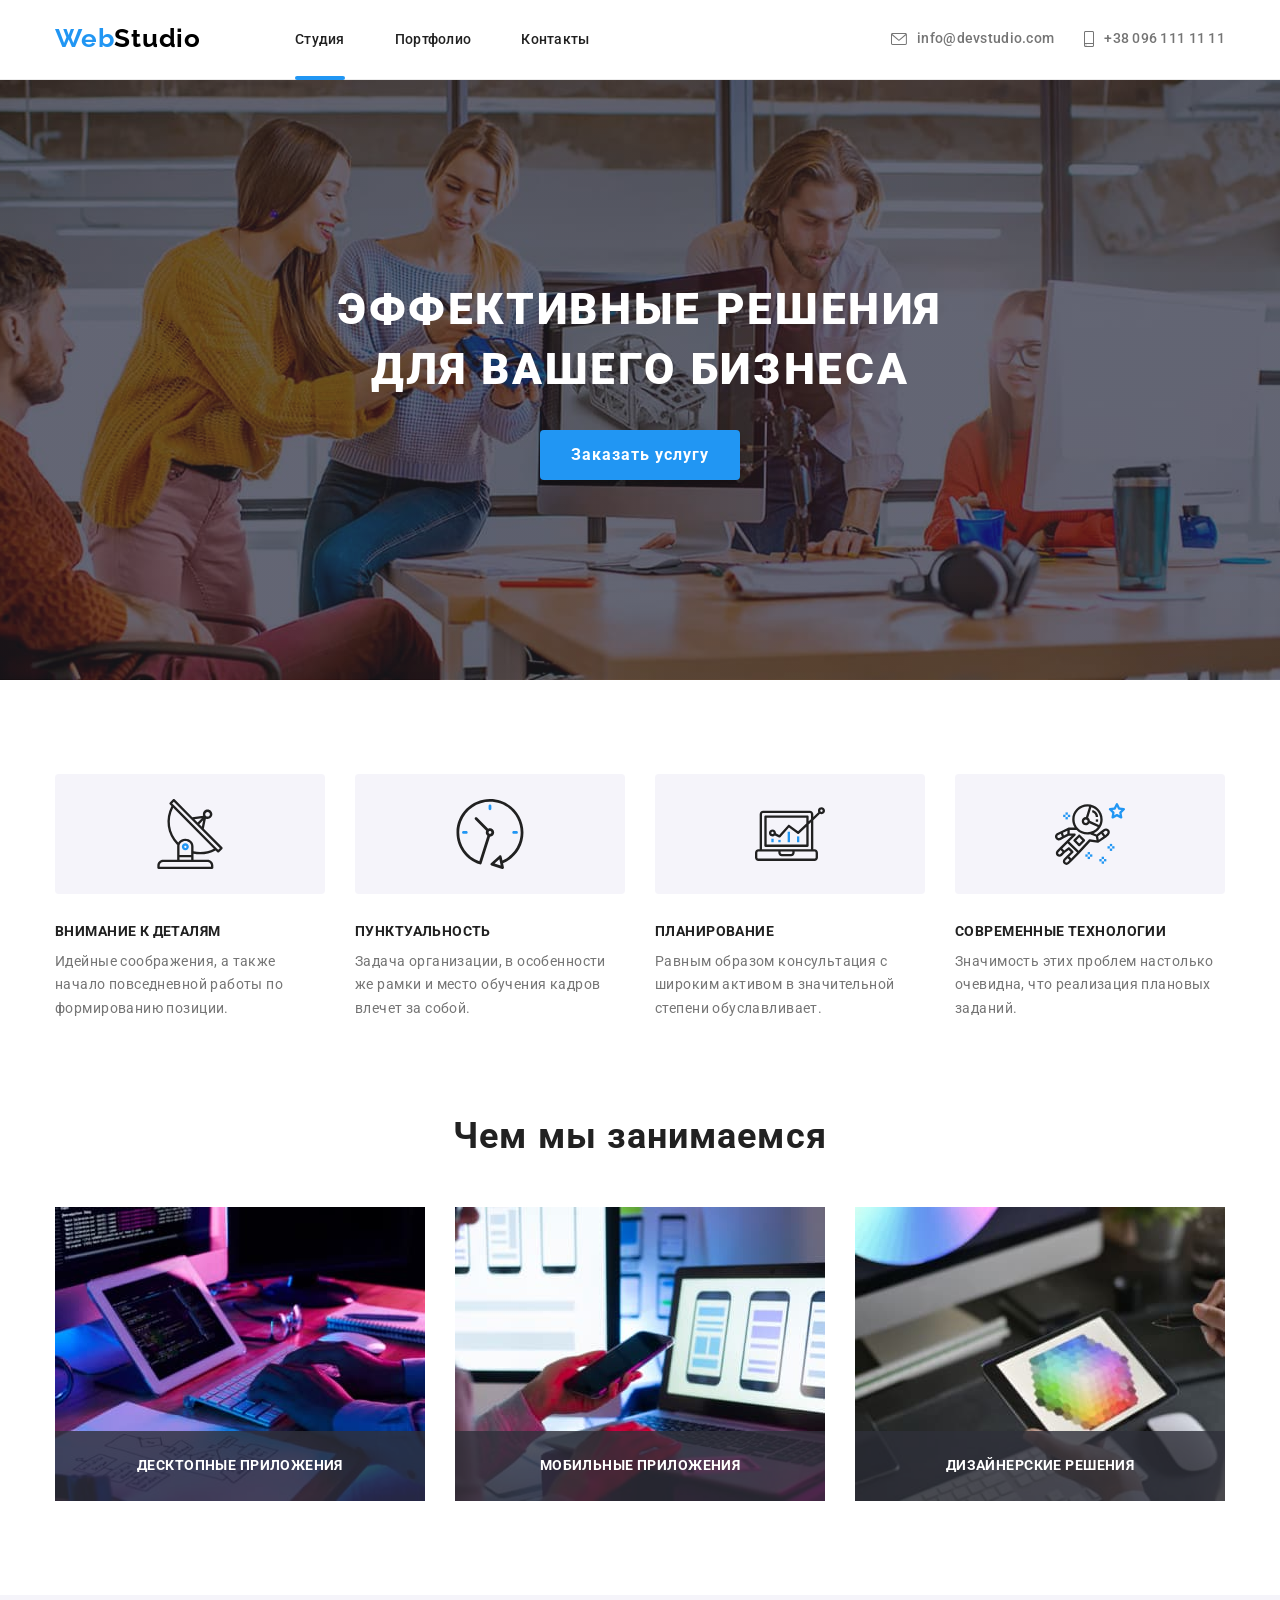
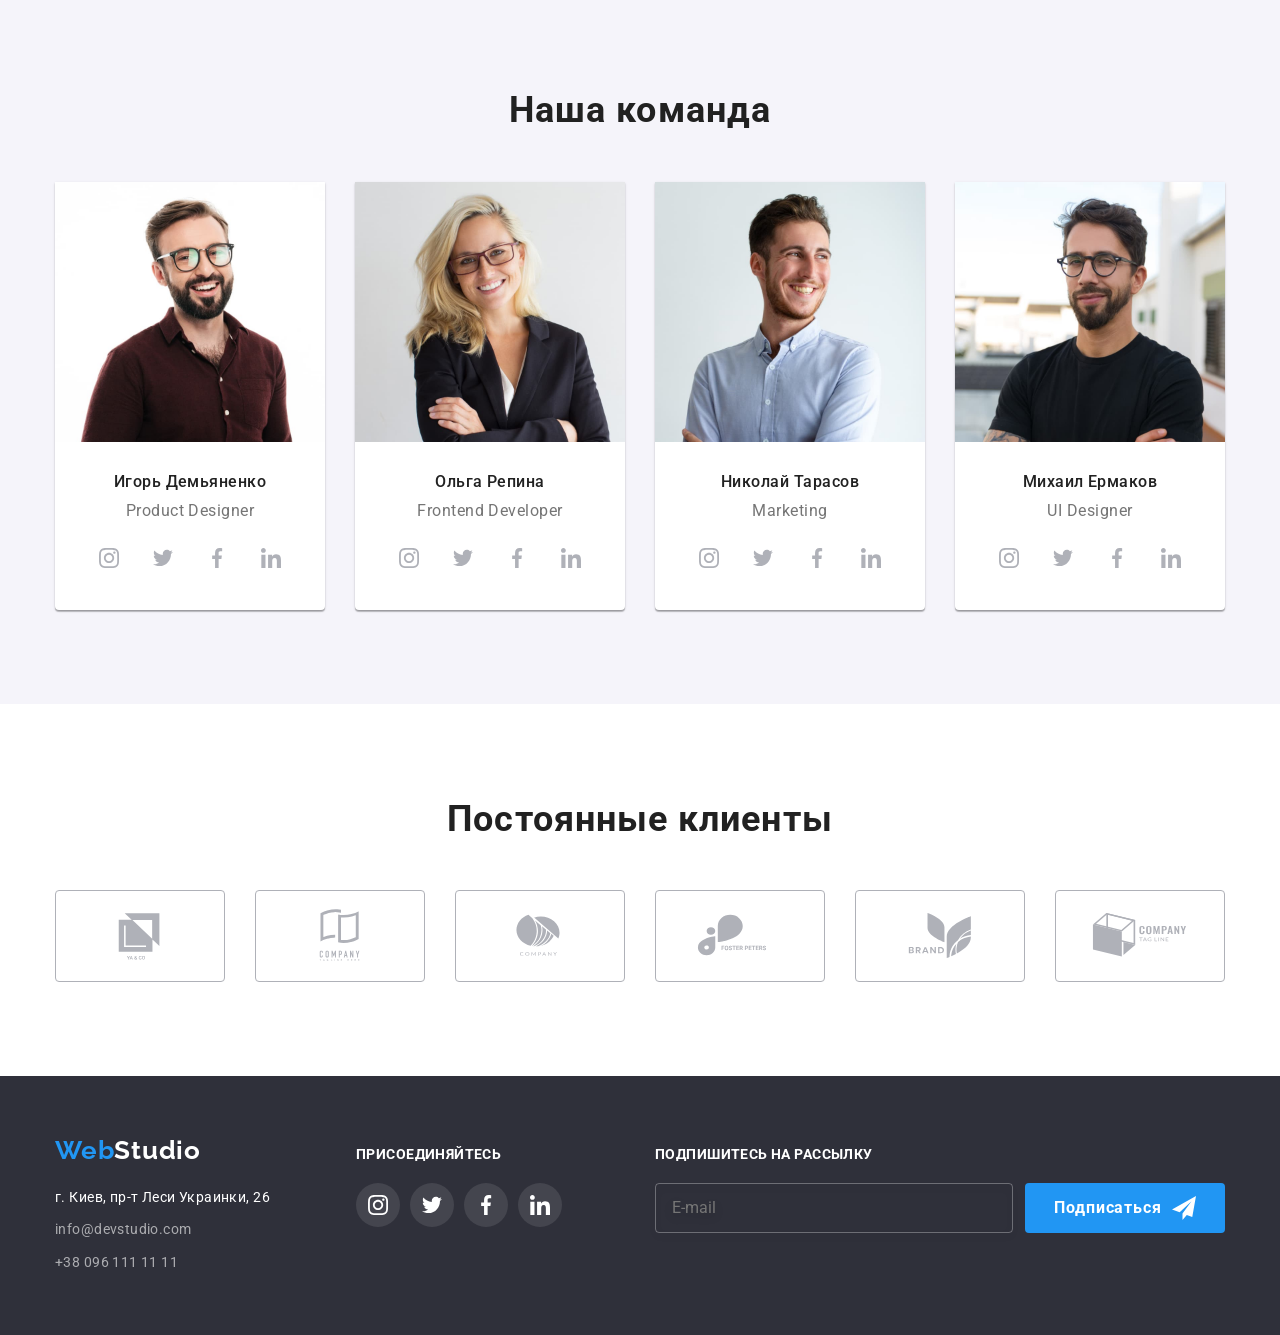
<file: index.html>
<!DOCTYPE html>
<html lang="ru">
<head>
    <meta charset="UTF-8">
    <meta http-equiv="X-UA-Compatible" content="IE=edge">
    <meta name="viewport" content="width=device-width, initial-scale=1.0">
    <link rel="preconnect" href="https://fonts.googleapis.com">
    <link rel="preconnect" href="https://fonts.gstatic.com" crossorigin>
    <link href="https://fonts.googleapis.com/css2?family=Raleway:wght@700&family=Roboto:wght@400;500;700;900&display=swap" rel="stylesheet">
    <link rel="stylesheet" href="https://cdnjs.cloudflare.com/ajax/libs/modern-normalize/1.1.0/modern-normalize.min.css" integrity="sha512-wpPYUAdjBVSE4KJnH1VR1HeZfpl1ub8YT/NKx4PuQ5NmX2tKuGu6U/JRp5y+Y8XG2tV+wKQpNHVUX03MfMFn9Q==" crossorigin="anonymous" referrerpolicy="no-referrer" />
    <link rel="stylesheet" href="./css/main.css">
    <title>WebStudio</title>
</head>
<body>
    <header class="header">
        <div class="container">
            <a href="./index.html" class="logo"> <span class="accent">Web</span>Studio</a>
            <!-- Навигация -->
            <nav class="nav">
                <ul class="nav-list list">
                    <li class="nav-item current"><a class="nav-link" href="./index.html">Студия</a></li>
                    <li class="nav-item"><a class="nav-link" href="./portfolio.html">Портфолио</a></li>
                    <li class="nav-item"><a class="nav-link" href="">Контакты</a></li>
                </ul>
            </nav>
            <!-- Контакты -->
            <ul class="contacts list">
                <li class="contacts-item link"><a class="contacts-email" href="mailto:info@devstudio.com">
                    <svg class="contacts-icon-email" widht="16" height="12">
                        <use href="./images/symbol-defs.svg#icon-email"></use>
                    </svg>
                    info@devstudio.com</a></li>
                <li class="contacts-item link"><a class="contacts-tel" href="tel:+380961111111">
                    <svg class="contacts-icon-tel" widht="10" height="16">
                        <use href="./images/symbol-defs.svg#icon-smartphone"></use>
                    </svg>
                    +38 096 111 11 11</a></li>
            </ul>
        </div>
    </header>

    <main class="main">
        <section class="hero">
            <div class="container">
                <h1 class="hero__title">Эффективные решения для вашего бизнеса</h1>
                <button class="hero__button" type="button" data-modal-open>Заказать услугу</button>
            </div>
        </section>

        <section class="advantage">
            <div class="container ">            
                <!-- скрытый заголовок -->
                <h2 class="visually-hidden">Наши преимущества</h2>
                <ul class="advantage__list list">
                    <li class="advantage__item icon-antenna">
                        <h3 class="advantage__heading">Внимание к деталям</h3>
                        <p class="advantage__text">Идейные соображения, а также начало повседневной работы по формированию позиции.</p>
                    </li>
                    <li class="advantage__item icon-clock">
                        <h3 class="advantage__heading">Пунктуальность</h3>
                        <p class="advantage__text">Задача организации, в особенности же рамки и место обучения кадров влечет за собой.</p>
                    </li>
                    <li class="advantage__item icon-diagram">
                        <h3 class="advantage__heading">Планирование</h3>
                        <p class="advantage__text">Равным образом консультация с широким активом в значительной степени обуславливает.</p>
                    </li>
                    <li class="advantage__item icon-astronaut">
                        <h3 class="advantage__heading">Современные технологии</h3>
                        <p class="advantage__text">Значимость этих проблем настолько очевидна, что реализация плановых заданий.</p>
                    </li>
                </ul>
            </div>
        </section>
        
        <section class="foto">
            <div class="container">
                <h2 class="foto__title">Чем мы занимаемся</h2>
                <ul class="foto__list list">
                    <li class="foto__item">
                        <img class="foto-image" 
                        src="./images/image1.jpg" 
                        alt="Работа за макбуком" 
                        width="370" height="294">
                        <div class="foto__box"> <p class="foto__text">Десктопные приложения</p></div>
                    </li>
                    <li class="foto__item">
                        <img class="foto-image" 
                        src="./images/image2.jpg" 
                        alt="Работа за ноутом и смартфоном" 
                        width="370" height="294">
                        <div class="foto__box"> <p class="foto__text">Мобильные приложения</p></div>
                    </li>
                    <li class="foto__item">
                        <img class="foto-image" 
                        src="./images/image3.jpg" 
                        alt="Планшет с палитрой цветов" 
                        width="370" height="294">
                        <div class="foto__box"> <p class="foto__text">Дизайнерские решения</p></div>
                    </li>
                </ul>
            </div>
        </section>

        <section class="team">
            <div class="container">
                <h2 class="team__title">Наша команда</h2>
                <ul class="members list">
                    <li class="members__card">
                        <img src="./images/photo1.jpg" alt="Игорь Демьяненко" width="270">
                        <div class="members__info">
                            <p class="members__name">Игорь Демьяненко</p>
                            <p class="members__position" lang="en">Product Designer</p>
                            <ul class="member-soc-list list">
                                <li class="member-soc-list__item">
                                    <a class="member-soc-list__link" href="">
                                    <svg widht="20" height="20">
                                        <use href="./images/symbol-defs.svg#icon-instagram"></use>
                                    </svg>
                                </a></li>
                                <li class="member-soc-list__item">
                                    <a class="member-soc-list__link" href="">
                                    <svg widht="20" height="20">
                                        <use href="./images/symbol-defs.svg#icon-twitter"></use>
                                    </svg>
                                </a></li>
                                <li class="member-soc-list__item">
                                    <a class="member-soc-list__link" href="">
                                    <svg widht="20" height="20">
                                        <use href="./images/symbol-defs.svg#icon-facebook"></use>
                                    </svg>
                                </a></li>
                                <li class="member-soc-list__item">
                                    <a class="member-soc-list__link" href="">
                                    <svg widht="20" height="20">
                                        <use href="./images/symbol-defs.svg#icon-linkedin"></use>
                                    </svg>
                                </a></li>
                            </ul>
                        </div>

                    </li>
                    <li class="members__card">
                        <img src="./images/photo2.jpg" alt="Ольга Репина" width="270">
                        <div class="members__info">
                            <p class="members__name">Ольга Репина</p>
                            <p class="members__position" lang="en">Frontend Developer</p>
                            <ul class="member-soc-list list">
                                <li class="member-soc-list__item">
                                    <a class="member-soc-list__link" href="">
                                    <svg widht="20" height="20">
                                        <use href="./images/symbol-defs.svg#icon-instagram"></use>
                                    </svg>
                                </a></li>
                                <li class="member-soc-list__item">
                                    <a class="member-soc-list__link" href="">
                                    <svg widht="20" height="20">
                                        <use href="./images/symbol-defs.svg#icon-twitter"></use>
                                    </svg>
                                </a></li>
                                <li class="member-soc-list__item">
                                    <a class="member-soc-list__link" href="">
                                    <svg widht="20" height="20">
                                        <use href="./images/symbol-defs.svg#icon-facebook"></use>
                                    </svg>
                                </a></li>
                                <li class="member-soc-list__item">
                                    <a class="member-soc-list__link" href="">
                                    <svg widht="20" height="20">
                                        <use href="./images/symbol-defs.svg#icon-linkedin"></use>
                                    </svg>
                                </a></li>
                            </ul>
                        </div>
                    </li>
                    <li class="members__card">
                        <img src="./images/photo3.jpg" alt="Николай Тарасов" width="270">
                        <div class="members__info">
                            <p class="members__name">Николай Тарасов</p>
                            <p class="members__position" lang="en">Marketing</p>
                            <ul class="member-soc-list list">
                                <li class="member-soc-list__item">
                                    <a class="member-soc-list__link" href="">
                                    <svg widht="20" height="20">
                                        <use href="./images/symbol-defs.svg#icon-instagram"></use>
                                    </svg>
                                </a></li>
                                <li class="member-soc-list__item">
                                    <a class="member-soc-list__link" href="">
                                    <svg widht="20" height="20">
                                        <use href="./images/symbol-defs.svg#icon-twitter"></use>
                                    </svg>
                                </a></li>
                                <li class="member-soc-list__item">
                                    <a class="member-soc-list__link" href="">
                                    <svg widht="20" height="20">
                                        <use href="./images/symbol-defs.svg#icon-facebook"></use>
                                    </svg>
                                </a></li>
                                <li class="member-soc-list__item">
                                    <a class="member-soc-list__link" href="">
                                    <svg widht="20" height="20">
                                        <use href="./images/symbol-defs.svg#icon-linkedin"></use>
                                    </svg>
                                </a></li>
                            </ul>
                        </div>
                    </li>
                    <li class="members__card">
                        <img src="./images/photo4.jpg" alt="Михаил Ермаков" width="270">
                        <div class="members__info">
                            <p class="members__name">Михаил Ермаков</p>
                            <p class="members__position" lang="en">UI Designer</p>
                            <ul class="member-soc-list list">
                                <li class="member-soc-list__item">
                                    <a class="member-soc-list__link" href="">
                                    <svg widht="20" height="20">
                                        <use href="./images/symbol-defs.svg#icon-instagram"></use>
                                    </svg>
                                </a></li>
                                <li class="member-soc-list__item">
                                    <a class="member-soc-list__link" href="">
                                    <svg widht="20" height="20">
                                        <use href="./images/symbol-defs.svg#icon-twitter"></use>
                                    </svg>
                                </a></li>
                                <li class="member-soc-list__item">
                                    <a class="member-soc-list__link" href="">
                                    <svg widht="20" height="20">
                                        <use href="./images/symbol-defs.svg#icon-facebook"></use>
                                    </svg>
                                </a></li>
                                <li class="member-soc-list__item">
                                    <a class="member-soc-list__link" href="">
                                    <svg widht="20" height="20">
                                        <use href="./images/symbol-defs.svg#icon-linkedin"></use>
                                    </svg>
                                </a></li>
                            </ul>
                        </div>
                    </li>
                </ul>
            </div>
        </section>

        <section class="clients">
            <div class="container">
                <h2 class="clients__title">Постоянные клиенты</h2>
                <ul class="clients-list list">
                    <li class="clients-list__item">
                        <a class="clients-list__link" href=""> 
                        <svg class="clients-list__logo" width="106" height="60"> 
                            <use href="./images/symbol-defs.svg#icon-client1_logo">
                            </use>
                        </svg>
                    </a></li>
                    <li class="clients-list__item">
                        <a class="clients-list__link" href=""> 
                        <svg class="clients-list__logo" width="106" height="60"> 
                            <use href="./images/symbol-defs.svg#icon-client2_logo">
                            </use>
                        </svg>
                    </a></li>
                    <li class="clients-list__item">
                        <a class="clients-list__link" href=""> 
                        <svg class="clients-list__logo" width="106" height="60"> 
                            <use href="./images/symbol-defs.svg#icon-client3_logo">
                            </use>
                        </svg>
                    </a></li>
                    <li class="clients-list__item">
                        <a class="clients-list__link" href=""> 
                        <svg class="clients-list__logo" width="106" height="60"> 
                            <use href="./images/symbol-defs.svg#icon-client4_logo">
                            </use>
                        </svg>
                    </a></li>
                    <li class="clients-list__item">
                        <a class="clients-list__link" href=""> 
                        <svg class="clients-list__logo" width="106" height="60"> 
                            <use href="./images/symbol-defs.svg#icon-client5_logo">
                            </use>
                        </svg>
                    </a></li>
                    <li class="clients-list__item">
                        <a class="clients-list__link" href=""> 
                        <svg class="clients-list__logo" width="106" height="60"> 
                            <use href="./images/symbol-defs.svg#icon-client6_logo">
                            </use>
                        </svg>
                    </a></li>
                </ul>
            </div>
        </section>
    </main>

    <footer class="footer">
        <div class="container ">
            <div class="footer-info">
                <a class="footer-logo" href="./index.html" ><span class="accent">Web</span>Studio</a>
                <address class="address">г. Киев, пр-т Леси Украинки, 26</address>
                <ul class="footer-contacts list">
                    <li class="footer-contacts-item"><a class="footer-contacts-link" href="mailto:info@devstudio.com">info@devstudio.com</a></li>
                    <li class="footer-contacts-item"><a class="footer-contacts-link" href="tel:+380961111111">+38 096 111 11 11</a></li>
                </ul>
            </div>
            <div class="footer-soc">        
                <p class="footer-text">присоединяйтесь</p>
                <ul class="footer-soc-list list">
                    <li class="footer-soc-item"><a class="footer-soc-link" href="">
                        <svg class="footer-soc-logo" width="20" height="20">
                            <use href="./images/symbol-defs.svg#icon-instagram"></use>
                        </svg>
                    </a></li>
                    <li class="footer-soc-item"><a class="footer-soc-link" href="">
                        <svg class="footer-soc-logo" width="20" height="20">
                            <use href="./images/symbol-defs.svg#icon-twitter"></use>
                        </svg>
                    </a></li>
                    <li class="footer-soc-item"><a class="footer-soc-link" href="">
                        <svg class="footer-soc-logo" width="20" height="20">
                            <use href="./images/symbol-defs.svg#icon-facebook"></use>
                        </svg>
                    </a></li>
                    <li class="footer-soc-item"><a class="footer-soc-link" href="">
                        <svg class="footer-soc-logo" width="20" height="20">
                            <use href="./images/symbol-defs.svg#icon-linkedin"></use>
                        </svg>
                    </a></li>
                </ul>
            </div>
            <div class="subscribe">
                <form>
                    <p class="footer-text">Подпишитесь на рассылку</p>
                    <div class="subscribe-box">
                        <label class="subscribe-label" for="subscribe-email"></label>
                        <input class="subscribe-input" type="email" id="subscribe-email" placeholder="E-mail">
                        <button class="subscribe-btn" type="submit">Подписаться </button>
                    </div>
                </form>
            </div>
        </div>
    </footer>

    <div class="backdrop is-hidden" data-modal>
        <div class="modal">
            <button type="button" class="modal-close-btn" data-modal-close>
                <svg class="close-btm-icon" width="18" height="18">
                    <use href="./images/symbol-defs.svg#icon-close-btn"></use>
                </svg>              
            </button>
            <p class="modal-title">Оставьте свои данные, мы вам перезвоним</p>
            <div class="modal-field">
                <label class="modal-label" for="user-name">Имя</label>
                <div class="modal-input-wrap">
                    <input class="modal-input" type="text" id="user-name">
                    <svg class="input-icon" width="18" height="18">
                        <use href="./images/symbol-defs.svg#icon-person"></use>
                    </svg>
                </div>
            </div>
            <div class="modal-field">
                <label class="modal-label" for="user-tel">Телефон</label>
                <div class="modal-input-wrap">
                    <input class="modal-input" type="tel" id="user-tel">
                    <svg class="input-icon" width="18" height="18">
                        <use href="./images/symbol-defs.svg#icon-phone"></use>
                    </svg>
                </div>
            </div>
            <div class="modal-field">
                <label class="modal-label" for="user-email">Почта</label>
                <div class="modal-input-wrap">
                    <input class="modal-input" type="email" id="user-email">
                    <svg class="input-icon" width="18" height="18">
                        <use href="./images/symbol-defs.svg#icon-email-1"></use>
                    </svg>
                </div>
            </div>
            <div class="modal-field">
                <label class="modal-label" for="user-comment">Комментарий</label>
                <textarea class="user-comment" name="user-comment" id="user-comment" placeholder="Введите текст"></textarea>
            </div>
            <div class="accept-box">
                <input class="input-accept visually-hidden" type="checkbox" id="accept" name="accept" value="accept">
                <label class="label-accept" for="accept">Соглашаюсь с рассылкой и принимаю&#xa0;<a href="" class="accept-link"> Условия договора</a></label>
            </div>
            <button class="btn-submit" type="submit">Отправить</button>
        </div>
    </div>
    <script src="./js/modal.js"></script>
</body>
</html>
</file>
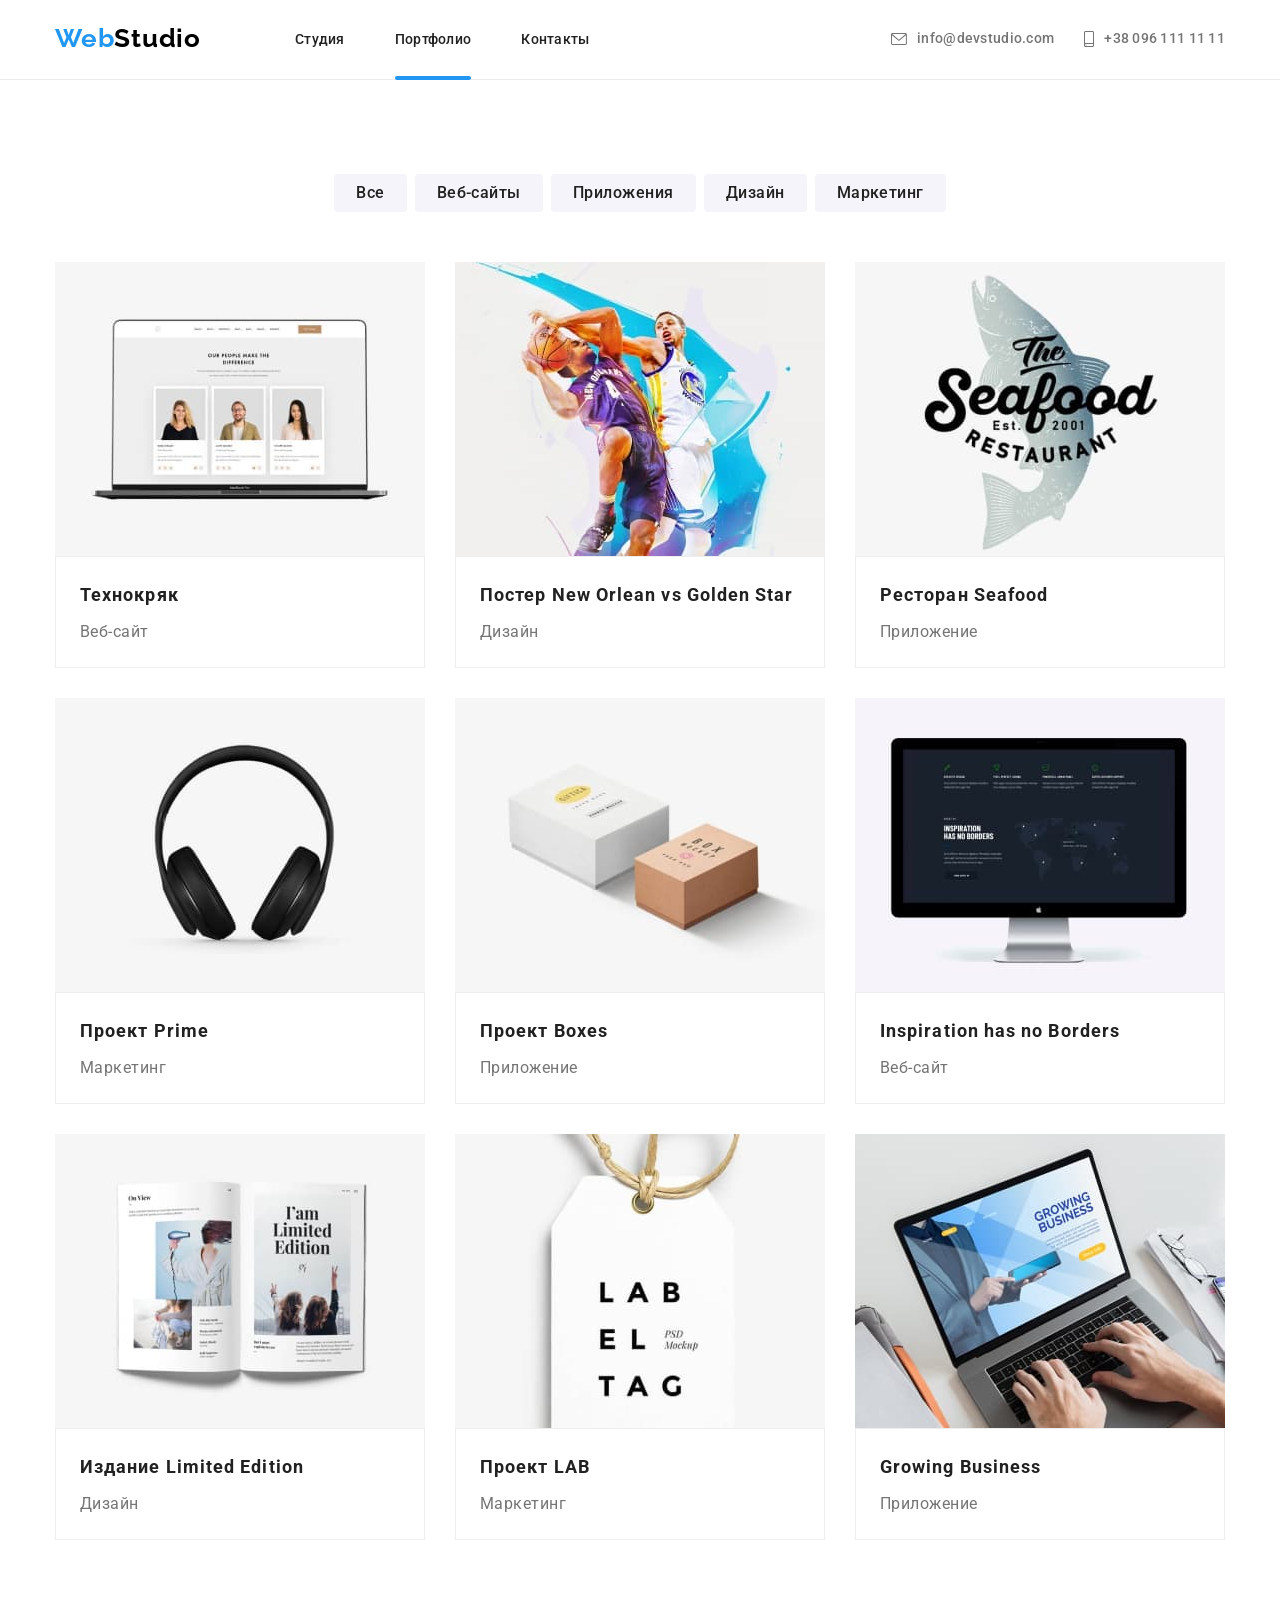
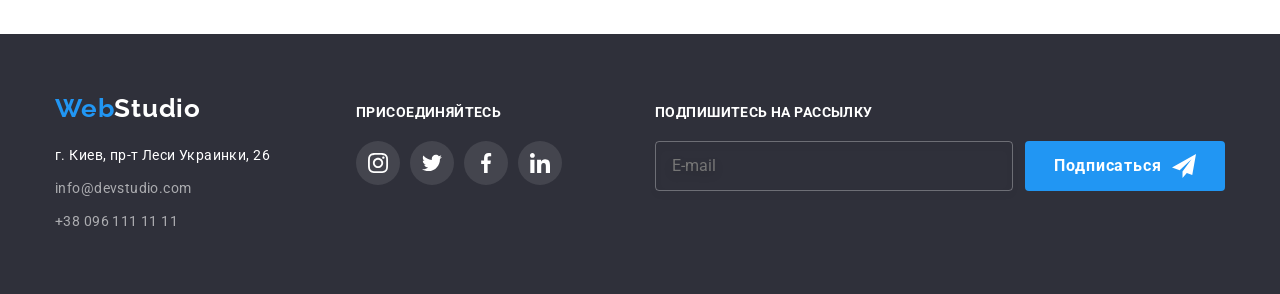
<file: portfolio.html>
<!DOCTYPE html>
<html lang="ru">
<head>
    <meta charset="UTF-8">
    <meta http-equiv="X-UA-Compatible" content="IE=edge">
    <meta name="viewport" content="width=device-width, initial-scale=1.0">
    <link rel="preconnect" href="https://fonts.googleapis.com">
    <link rel="preconnect" href="https://fonts.gstatic.com" crossorigin>
    <link href="https://fonts.googleapis.com/css2?family=Raleway:wght@700&family=Roboto:wght@400;500;700;900&display=swap" rel="stylesheet">
    <link rel="stylesheet" href="https://cdnjs.cloudflare.com/ajax/libs/modern-normalize/1.1.0/modern-normalize.min.css" integrity="sha512-wpPYUAdjBVSE4KJnH1VR1HeZfpl1ub8YT/NKx4PuQ5NmX2tKuGu6U/JRp5y+Y8XG2tV+wKQpNHVUX03MfMFn9Q==" crossorigin="anonymous" referrerpolicy="no-referrer" />
    <link rel="stylesheet" href="./css/main.css">
    <title>Portfolio</title>
</head>
<body>
    <header class="header">
        <div class="container">
            <a href="./index.html" class="logo"> <span class="accent">Web</span>Studio</a>
            <!-- Навигация -->
            <nav class="nav">
                <ul class="nav-list list">
                    <li class="nav-item"><a class="nav-link" href="./index.html">Студия</a></li>
                    <li class="nav-item "><a class="nav-link current" href="./portfolio.html">Портфолио</a></li>
                    <li class="nav-item"><a class="nav-link" href="">Контакты</a></li>
                </ul>
            </nav>
            <!-- Контакты -->
            <ul class="contacts list">
                <li class="contacts-item link"><a class="contacts-email" href="mailto:info@devstudio.com">
                    <svg class="contacts-icon-email" widht="16" height="12">
                        <use href="./images/symbol-defs.svg#icon-email"></use>
                    </svg>
                    info@devstudio.com</a></li>
                <li class="contacts-item link"><a class="contacts-tel" href="tel:+380961111111">
                    <svg class="contacts-icon-tel" widht="10" height="16">
                        <use href="./images/symbol-defs.svg#icon-smartphone"></use>
                    </svg>
                    +38 096 111 11 11</a></li>
            </ul>
        </div>
    </header>


    <main>
        <section class="portfolio">
            <div class="container">
                            <!-- Скрытый заголовок -->
            <h1 class="visually-hidden">Наше портфолио</h1>
            <ul class="button list">
                <li class="button-item"><button class="btn" type="button">Все</button></li>
                <li class="button-item"><button class="btn" type="button">Веб-сайты</button></li>
                <li class="button-item"><button class="btn" type="button">Приложения</button></li>
                <li class="button-item"><button class="btn" type="button">Дизайн</button></li>
                <li class="button-item"><button class="btn" type="button">Маркетинг</button></li>
            </ul>
            <ul class="portfolio-list list">
                <li class="portfolio-item">
                    <div class="portfolio-wrap">
                        <img class="portfolio-image" src="./images/portfolio1.jpg" alt="Веб-сайт" width="370">
                        <p class="portfolio-text-cover">Ресурс предлагает комплексные предложения с разным уровнем функционала и сервисов. Все это позволит посетителю получить исчерпывающие сведения о компании или частном лице.</p>
                    </div>
                    <div class="portfolio-text">                    
                        <p class="portfolio-top-text">Технокряк</p>
                        <p class="portfolio-bottom-text">Веб-сайт</p>
                    </div>
                </li>
                <li class="portfolio-item">
                    <div class="portfolio-wrap">
                        <img class="portfolio-image" src="./images/portfolio2.jpg" alt="Постер" width="370">
                        <p class="portfolio-text-cover">Ресурс предлагает комплексные предложения с разным уровнем функционала и сервисов. Все это позволит посетителю получить исчерпывающие сведения о компании или частном лице.</p>
                    </div>
                    <div class="portfolio-text">
                        <p class="portfolio-top-text">Постер <span lang="en">New Orlean vs Golden Sta</span>r</p>
                        <p class="portfolio-bottom-text">Дизайн</p>
                    </div>
                </li>
                <li class="portfolio-item">
                    <div class="portfolio-wrap">
                        <img class="portfolio-image" src="./images/portfolio3.jpg" alt="Лого ресторана" width="370">
                        <p class="portfolio-text-cover">Ресурс предлагает комплексные предложения с разным уровнем функционала и сервисов. Все это позволит посетителю получить исчерпывающие сведения о компании или частном лице.</p>
                    </div>
                    <div class="portfolio-text">
                        <p class="portfolio-top-text">Ресторан <span lang="en">Seafood</span></p>
                        <p class="portfolio-bottom-text">Приложение</p>
                    </div>
                </li>
                <li class="portfolio-item">
                    <div class="portfolio-wrap">
                        <img class="portfolio-image" src="./images/portfolio4.jpg" alt="Наушники" width="370">
                        <p class="portfolio-text-cover">Ресурс предлагает комплексные предложения с разным уровнем функционала и сервисов. Все это позволит посетителю получить исчерпывающие сведения о компании или частном лице.</p>
                    </div>
                    <div class="portfolio-text">
                        <p class="portfolio-top-text">Проект <span lang="en">Prime</span></p>
                        <p class="portfolio-bottom-text">Маркетинг</p>
                    </div>
                </li>
                <li class="portfolio-item">
                    <div class="portfolio-wrap">
                        <img class="portfolio-image" src="./images/portfolio5.jpg" alt="Коробки" width="370">
                        <p class="portfolio-text-cover">Ресурс предлагает комплексные предложения с разным уровнем функционала и сервисов. Все это позволит посетителю получить исчерпывающие сведения о компании или частном лице.</p>
                    </div>
                    <div class="portfolio-text">
                        <p class="portfolio-top-text">Проект <span lang="en">Boxes</span></p>
                        <p class="portfolio-bottom-text">Приложение</p>
                    </div>
                </li>
                <li class="portfolio-item">
                    <div class="portfolio-wrap">
                        <img class="portfolio-image" src="./images/portfolio6.jpg" alt="Монитор" width="370">
                        <p class="portfolio-text-cover">Ресурс предлагает комплексные предложения с разным уровнем функционала и сервисов. Все это позволит посетителю получить исчерпывающие сведения о компании или частном лице.</p>
                    </div>
                    <div class="portfolio-text">
                        <p class="portfolio-top-text" lang="en">Inspiration has no Borders</p>
                        <p class="portfolio-bottom-text">Веб-сайт</p>
                    </div>
                </li>
                <li class="portfolio-item">
                    <div class="portfolio-wrap">
                        <img class="portfolio-image" src="./images/portfolio7.jpg" alt="Разворот издания" width="370">
                        <p class="portfolio-text-cover">Ресурс предлагает комплексные предложения с разным уровнем функционала и сервисов. Все это позволит посетителю получить исчерпывающие сведения о компании или частном лице.</p>
                    </div>
                    <div class="portfolio-text">
                        <p class="portfolio-top-text">Издание <span lang="en">Limited Edition</span></p>
                        <p class="portfolio-bottom-text">Дизайн</p>
                    </div>
                </li>
                <li class="portfolio-item">
                    <div class="portfolio-wrap">
                        <img class="portfolio-image" src="./images/portfolio8.jpg" alt="Проект ЛАБ" width="370">
                        <p class="portfolio-text-cover">Ресурс предлагает комплексные предложения с разным уровнем функционала и сервисов. Все это позволит посетителю получить исчерпывающие сведения о компании или частном лице.</p>
                    </div>
                    <div class="portfolio-text">
                        <p class="portfolio-top-text">Проект <span lang="en">LAB</span></p>
                        <p class="portfolio-bottom-text">Маркетинг</p>
                    </div>
                </li>
                <li class="portfolio-item">
                    <div class="portfolio-wrap">
                        <img class="portfolio-image" src="./images/portfolio9.jpg" alt="Ноутбук" width="370">
                        <p class="portfolio-text-cover">Ресурс предлагает комплексные предложения с разным уровнем функционала и сервисов. Все это позволит посетителю получить исчерпывающие сведения о компании или частном лице.</p>
                    </div>
                    <div class="portfolio-text">
                        <p class="portfolio-top-text" span lang="en">Growing Business</p>
                        <p class="portfolio-bottom-text">Приложение</p>
                    </div>
                </li>
            </ul>
            </div>
        </section>
    </main>

    <footer class="footer">
        <div class="container ">
            <div class="footer-info">
                <a class="footer-logo" href="./index.html" ><span class="accent">Web</span>Studio</a>
                <address class="address">г. Киев, пр-т Леси Украинки, 26</address>
                <ul class="footer-contacts list">
                    <li class="footer-contacts-item"><a class="footer-contacts-link" href="mailto:info@devstudio.com">info@devstudio.com</a></li>
                    <li class="footer-contacts-item"><a class="footer-contacts-link" href="tel:+380961111111">+38 096 111 11 11</a></li>
                </ul>
            </div>
            <div class="footer-soc">        
                <p class="footer-text">присоединяйтесь</p>
                <ul class="footer-soc-list list">
                    <li class="footer-soc-item"><a class="footer-soc-link" href="">
                        <svg class="footer-soc-logo" widht="20" height="20">
                            <use href="./images/symbol-defs.svg#icon-instagram"></use>
                        </svg>
                    </a></li>
                    <li class="footer-soc-item"><a class="footer-soc-link" href="">
                        <svg class="footer-soc-logo" widht="20" height="20">
                            <use href="./images/symbol-defs.svg#icon-twitter"></use>
                        </svg>
                    </a></li>
                    <li class="footer-soc-item"><a class="footer-soc-link" href="">
                        <svg class="footer-soc-logo" widht="20" height="20">
                            <use href="./images/symbol-defs.svg#icon-facebook"></use>
                        </svg>
                    </a></li>
                    <li class="footer-soc-item"><a class="footer-soc-link" href="">
                        <svg class="footer-soc-logo" widht="20" height="20">
                            <use href="./images/symbol-defs.svg#icon-linkedin"></use>
                        </svg>
                    </a></li>
                </ul>
            </div>
            <div class="subscribe">
                <form>
                    <p class="footer-text">Подпишитесь на рассылку</p>
                    <div class="subscribe-box">
                        <label class="subscribe-label" for="subscribe-email"></label>
                        <input class="subscribe-input" type="email" id="subscribe-email" placeholder="E-mail">
                        <button class="subscribe-btn" type="submit">Подписаться </button>
                    </div>
                </form>
            </div>
        </div>
    </footer>

</body>
</html>
</file>
<file: css/main.css>
:root {
  --basic-bgc: #FFFFFF;
  --dark-bgc: #2F303A;
  --second-bgc: #F5F4FA;
  --text-color: #212121;
  --second-text-color: #757575;
  --text-color-light: #FFFFFF;
  --color-button: #2196F3;
  --color-accent:#2196F3;
}

.visually-hidden {
  position: absolute;
  white-space: nowrap;
  width: 1px;
  height: 1px;
  overflow: hidden;
  border: 0;
  padding: 0;
  clip: rect(0 0 0 0);
  clip-path: inset(50%);
  margin: -1px;
}

body {
  font-family: "Roboto", Tahoma, sans-serif;
  color: var(--text-color);
  background-color: var(--basic-bgc);
}

p, h1, h2, h3, h4, h5, h6 {
  margin: 0;
}

ul, ol {
  padding-left: 0;
  margin: 0;
}

button {
  cursor: pointer;
  border: none;
  outline: none;
}

img {
  display: block;
}

.list {
  list-style: none;
}

.container {
  width: 1200px;
  padding-left: 15px;
  padding-right: 15px;
  margin: 0 auto;
}

.backdrop {
  position: fixed;
  top: 0;
  background-color: rgba(0, 0, 0, 0.2);
  width: 100%;
  height: 100%;
  display: flex;
  align-items: center;
  justify-content: center;
  transition: opacity 250ms cubic-bezier(0.4, 0, 0.2, 1), visibility 250ms cubic-bezier(0.4, 0, 0.2, 1);
}

.modal {
  width: 528px;
  min-height: 581px;
  background: #FFFFFF;
  position: absolute;
  transition: transform 250ms cubic-bezier(0.4, 0, 0.2, 1);
  transform: rotateX(0);
  padding: 40px;
}
.backdrop.is-hidden .modal {
  transform: rotateX(90deg);
}

.modal-close-btn {
  width: 30px;
  height: 30px;
  background-color: #ffffff;
  border: 1px solid rgba(0, 0, 0, 0.1);
  border-radius: 50%;
  position: absolute;
  top: 8px;
  right: 8px;
  display: flex;
  align-items: center;
  justify-content: space-around;
  align-content: space-around;
  transition: fill 250ms cubic-bezier(0.4, 0, 0.2, 1);
}
.modal-close-btn:hover, .modal-close-btn:focus {
  fill: var(--color-button);
}

.is-hidden {
  opacity: 0;
  pointer-events: 0;
  visibility: hidden;
}

.modal-title {
  font-weight: 700;
  font-size: 20px;
  line-height: 1.15;
  text-align: center;
  letter-spacing: 0.03em;
  margin-bottom: 12px;
}

.modal-field {
  margin-bottom: 10px;
}

.modal-label {
  font-weight: 400;
  font-size: 12px;
  line-height: 1.17;
  letter-spacing: 0.01em;
  color: var(--second-text-color);
  display: block;
  margin-bottom: 4px;
}

.modal-input {
  border: 1px solid rgba(33, 33, 33, 0.2);
  border-radius: 4px;
  width: 100%;
  height: 40px;
  padding-left: 42px;
  cursor: pointer;
  outline: none;
  transition: border-color 250ms cubic-bezier(0.4, 0, 0.2, 1), fill 250ms cubic-bezier(0.4, 0, 0.2, 1);
}
.modal-input:hover, .modal-input:focus {
  border-color: var(--color-accent);
}

.modal-input-wrap {
  position: relative;
}

.input-icon {
  position: absolute;
  left: 12px;
  top: 50%;
  transform: translateY(-50%);
  fill: #212121;
}
.modal-input:hover + .input-icon, .modal-input:focus + .input-icon {
  fill: var(--color-accent);
}

.user-comment {
  width: 100%;
  resize: none;
  border: 1px solid rgba(33, 33, 33, 0.2);
  border-radius: 4px;
  font-weight: 400;
  font-size: 14px;
  line-height: 1.14;
  letter-spacing: 0.01em;
  color: rgba(117, 117, 117, 0.5);
  height: 120px;
  padding: 12px 16px;
  outline: none;
  transition: border-color 250ms cubic-bezier(0.4, 0, 0.2, 1);
}
.user-comment:hover, .user-comment:focus {
  border-color: var(--color-accent);
}

.label-accept {
  font-weight: 400;
  font-size: 14px;
  line-height: 1.71;
  letter-spacing: 0.03em;
  color: var(--second-text-color);
  display: flex;
  align-items: center;
  justify-content: center;
}
.label-accept::before {
  content: "";
  width: 16px;
  height: 15px;
  border: 2px solid #000000;
  border-radius: 3px;
  margin-right: 8px;
}
.input-accept:checked + .label-accept::before {
  background-color: var(--color-accent);
  border: none;
  background-image: url(../images/Vector.svg);
  background-repeat: no-repeat;
  background-position: center;
}
.input-accept:focus + .label-accept::before {
  border-color: var(--color-accent);
}

.accept-link {
  color: var(--color-accent);
}

.accept-box {
  margin-bottom: 30px;
}

.btn-submit {
  color: var(--text-color-light);
  background-color: var(--color-button);
  font-weight: 700;
  font-size: 16px;
  line-height: 1.88;
  letter-spacing: 0.06em;
  min-width: 200px;
  height: 50px;
  box-shadow: 0px 4px 4px rgba(0, 0, 0, 0.15);
  border-radius: 4px;
  display: block;
  margin: 0 auto;
}

.header {
  padding-top: 24px;
  padding-bottom: 25px;
  border-bottom: solid 1px #ECECEC;
}
.header .container {
  display: flex;
  align-items: center;
}

.logo {
  text-decoration: none;
  color: #000000;
  font-family: "Raleway", Tahoma, sans-serif;
  font-weight: 700;
  font-size: 26px;
  line-height: 1.15;
  letter-spacing: 0.03em;
  margin-right: 94px;
}

.accent {
  color: var(--color-accent);
}

.nav-list {
  display: flex;
}

.nav-link {
  color: var(--text-color);
  font-weight: 500;
  font-size: 14px;
  line-height: 1.14;
  letter-spacing: 0.02em;
  text-decoration: none;
  transition-property: color;
  transition-duration: 250ms;
  transition-timing-function: cubic-bezier(0.4, 0, 0.2, 1);
}
.nav-link:hover, .nav-link:focus {
  color: var(--color-accent);
}

.nav-item {
  position: relative;
}
.nav-item:not(:last-child) {
  margin-right: 50px;
}

.current::after {
  content: "";
  display: block;
  color: var(--color-accent);
  height: 4px;
  width: 100%;
  background: var(--color-accent);
  border-radius: 2px;
  position: absolute;
  left: 0;
  bottom: -32px;
}

.contacts {
  display: flex;
  align-items: center;
  margin-right: 0;
  margin-left: auto;
}

.contacts-item:first-child {
  margin-right: 30px;
}

.contacts-email, .contacts-tel {
  text-decoration: none;
  color: var(--second-text-color);
  font-weight: 500;
  font-size: 14px;
  line-height: 1.14;
  letter-spacing: 0.02em;
  display: flex;
  align-items: center;
  fill: var(--second-text-color);
  transition-property: color;
  transition-duration: 250ms;
  transition-timing-function: cubic-bezier(0.4, 0, 0.2, 1);
}

.contacts-icon-email {
  width: 16px;
  height: 12px;
  margin-right: 10px;
}

.contacts-icon-tel {
  width: 10px;
  height: 16px;
  margin-right: 10px;
}

.contacts-email:hover, .contacts-email:focus {
  color: var(--color-accent);
}

.contacts-email:hover .contacts-icon-email,
.contacts-email:focus .contacts-icon-email {
  fill: currentColor;
}

.contacts-tel:hover, .contacts-tel:focus {
  color: var(--color-accent);
}

.contacts-tel:hover .contacts-icon-tel,
.contacts-tel:focus .contacts-icon-tel {
  fill: currentColor;
}

.hero {
  background-color: var(--dark-bgc);
  padding-top: 200px;
  padding-bottom: 200px;
  background-image: linear-gradient(rgba(47, 48, 58, 0.4), rgba(47, 48, 58, 0.4)), url(../images/hero_bgimg.jpg);
  display: flex;
  background-repeat: no-repeat;
  background-size: cover;
  max-width: 1600px;
  background-position: center;
  margin: auto;
}
.hero__title {
  color: var(--text-color-light);
  font-weight: 900;
  font-size: 44px;
  line-height: 1.36;
  text-align: center;
  width: 696px;
  letter-spacing: 0.06em;
  text-transform: uppercase;
  margin-bottom: 30px;
  margin-left: auto;
  margin-right: auto;
}
.hero__button {
  color: var(--text-color-light);
  background-color: var(--color-button);
  font-family: inherit;
  font-style: normal;
  font-weight: 700;
  font-size: 16px;
  line-height: 1.88;
  display: flex;
  align-items: center;
  text-align: center;
  justify-content: center;
  letter-spacing: 0.06em;
  cursor: pointer;
  margin: 0 auto;
  box-shadow: 0px 4px 4px rgba(0, 0, 0, 0.15);
  border-radius: 4px;
  min-width: 200px;
  height: 50px;
}

.advantage {
  padding-top: 94px;
}
.advantage__list {
  display: flex;
}
.advantage__item {
  width: 270px;
}
.advantage__item:not(:last-child) {
  margin-right: 30px;
}
.advantage__item::before {
  display: block;
  content: "";
  height: 120px;
  background-color: var(--second-bgc);
  background-repeat: no-repeat;
  background-position: center;
  border-radius: 4px;
}
.advantage__heading {
  text-transform: uppercase;
  font-size: 14px;
  line-height: 1.14;
  letter-spacing: 0.03em;
  text-transform: uppercase;
  margin-bottom: 10px;
  margin-top: 30px;
}
.advantage__text {
  color: var(--second-text-color);
  font-size: 14px;
  line-height: 1.71;
  letter-spacing: 0.03em;
}

.icon-antenna::before {
  background-image: url("../images/icon1_antenna.svg");
}

.icon-clock::before {
  background-image: url("../images/icon2_clock.svg");
}

.icon-diagram::before {
  background-image: url("../images/icon3_diagram.svg");
}

.icon-astronaut::before {
  background-image: url("../images/icon4_astronaut.svg");
}

.foto {
  padding-top: 94px;
  padding-bottom: 94px;
}
.foto__title {
  font-size: 36px;
  line-height: 1.17;
  text-align: center;
  letter-spacing: 0.03em;
  margin-bottom: 50px;
}
.foto__list {
  display: flex;
  justify-content: space-between;
}
.foto__item {
  position: relative;
}
.foto__box {
  display: flex;
  width: 100%;
  height: 70px;
  background: rgba(47, 48, 58, 0.8);
  align-content: space-around;
  justify-content: space-around;
  align-items: center;
  position: absolute;
  left: 0;
  bottom: 0;
}
.foto__text {
  font-weight: 700;
  font-size: 14px;
  line-height: 1.14;
  text-align: center;
  letter-spacing: 0.03em;
  text-transform: uppercase;
  color: var(--text-color-light);
}

.team {
  background-color: var(--second-bgc);
  padding-top: 94px;
  padding-bottom: 94px;
}
.team__title {
  font-size: 36px;
  line-height: 1.17;
  text-align: center;
  letter-spacing: 0.03em;
  margin-bottom: 50px;
}

.members {
  display: flex;
  margin-left: -30px;
}
.members__card {
  background-color: var(--basic-bgc);
  flex-basis: calc(25% - 30px);
  margin-left: 30px;
  box-shadow: 0px 1px 3px rgba(0, 0, 0, 0.12), 0px 1px 1px rgba(0, 0, 0, 0.14), 0px 2px 1px rgba(0, 0, 0, 0.2);
  border-radius: 0px 0px 4px 4px;
}
.members__info {
  padding-top: 30px;
  padding-bottom: 30px;
}
.members__name {
  font-weight: 500;
  font-size: 16px;
  line-height: 1.19;
  text-align: center;
  letter-spacing: 0.03em;
  margin-bottom: 10px;
}
.members__position {
  color: var(--second-text-color);
  font-weight: 400;
  font-size: 16px;
  line-height: 1.19;
  text-align: center;
  letter-spacing: 0.03em;
  margin-bottom: 16px;
}

.member-soc-list {
  display: flex;
  justify-content: center;
}
.member-soc-list__link {
  width: 44px;
  height: 44px;
  background-color: var(--basic-bgc);
  border-radius: 50%;
  display: flex;
  justify-content: center;
  align-items: center;
  fill: #AFB1B8;
  transition-property: background-color, fill;
  transition-duration: 250ms;
  transition-timing-function: cubic-bezier(0.4, 0, 0.2, 1);
}
.member-soc-list__link:hover, .member-soc-list__link:focus {
  background-color: var(--color-accent);
  fill: var(--basic-bgc);
}
.member-soc-list__item:not(:last-child) {
  margin-right: 10px;
}

.clients {
  padding-top: 94px;
  padding-bottom: 94px;
}
.clients__title {
  color: var(--text-color);
  font-size: 36px;
  line-height: 1.17;
  text-align: center;
  letter-spacing: 0.03em;
  margin-bottom: 50px;
}

.clients-list {
  display: flex;
  justify-content: center;
}
.clients-list__link {
  width: 170px;
  height: 92px;
  border: 1px solid #AFB1B8;
  box-sizing: border-box;
  border-radius: 4px;
  display: flex;
  justify-content: center;
  align-content: center;
  align-items: center;
  fill: #AFB1B8;
  transition-property: border, fill;
  transition-duration: 250ms;
  transition-timing-function: cubic-bezier(0.4, 0, 0.2, 1);
}
.clients-list__link:hover, .clients-list__link:focus {
  fill: var(--color-accent);
  border: 1px solid var(--color-accent);
}
.clients-list__item:not(:last-child) {
  margin-right: 30px;
}

.footer-logo {
  text-decoration: none;
  color: var(--text-color-light);
  font-family: "Raleway", Tahoma, sans-serif;
  font-weight: 700;
  font-size: 26px;
  line-height: 1.15;
  letter-spacing: 0.03em;
}

.footer > .container {
  display: flex;
  align-items: baseline;
}

.footer {
  background-color: var(--dark-bgc);
  padding-top: 60px;
  padding-bottom: 60px;
}

.footer-info {
  margin-right: 70px;
  min-width: 231px;
}

.address {
  color: var(--text-color-light);
  font-style: normal;
  font-weight: 400;
  font-size: 14px;
  line-height: 1.7;
  letter-spacing: 0.03em;
  margin-top: 20px;
}

.footer-contacts-link {
  color: rgba(255, 255, 255, 0.6);
  text-decoration: none;
  font-weight: 400;
  font-size: 14px;
  line-height: 1.71;
  letter-spacing: 0.03em;
  transition-property: color;
  transition-duration: 250ms;
  transition-timing-function: cubic-bezier(0.4, 0, 0.2, 1);
}
.footer-contacts-link:hover, .footer-contacts-link:focus {
  color: var(--color-accent);
}

.footer-contacts-item {
  margin-top: 9px;
}

.footer-text {
  color: var(--text-color-light);
  font-weight: 700;
  font-size: 14px;
  line-height: 1.14;
  letter-spacing: 0.03em;
  text-transform: uppercase;
  margin-bottom: 20px;
}

.footer-soc {
  margin-right: 93px;
}

.footer-soc-list {
  display: flex;
  justify-content: center;
  margin-bottom: 20px;
}

.footer-soc-item:not(:last-child) {
  margin-right: 10px;
}

.footer-soc-link {
  width: 44px;
  height: 44px;
  background: rgba(255, 255, 255, 0.1);
  border-radius: 50%;
  display: flex;
  justify-content: center;
  align-items: center;
  fill: var(--text-color-light);
  transition-property: background-color, fill;
  transition-duration: 250ms;
  transition-timing-function: cubic-bezier(0.4, 0, 0.2, 1);
}
.footer-soc-link:hover, .footer-soc-link:focus {
  background-color: var(--color-accent);
  fill: var(--text-color-light);
}

.subscribe-box {
  display: flex;
}

.subscribe-input {
  background-color: transparent;
  border: 1px solid rgba(255, 255, 255, 0.3);
  filter: drop-shadow(0px 4px 4px rgba(0, 0, 0, 0.15));
  border-radius: 4px;
  display: block;
  height: 50px;
  width: 358px;
  padding: 15px 16px;
  color: #FFFFFF;
  outline: none;
}
.subscribe-input:focus {
  border-color: var(--color-accent);
}

.subscribe-btn {
  margin-left: 12px;
  color: var(--text-color-light);
  background-color: var(--color-button);
  font-weight: 700;
  font-size: 16px;
  line-height: 1.88;
  letter-spacing: 0.06em;
  min-width: 200px;
  height: 50px;
  border-radius: 4px;
  fill: var(--text-color-light);
  display: inline-flex;
  align-items: center;
  justify-content: center;
  align-content: space-around;
}
.subscribe-btn::after {
  content: "";
  width: 24px;
  height: 24px;
  background-image: url(../images/icon_send.svg);
  margin-left: 10px;
}

.portfolio {
  padding-top: 94px;
  padding-bottom: 94px;
}

.button-item:not(:last-child) {
  margin-right: 8px;
}

.button {
  display: flex;
  justify-content: center;
  margin-bottom: 50px;
}

.btn {
  color: var(--text-color);
  background-color: var(--second-bgc);
  font-family: inherit;
  font-style: normal;
  font-weight: 500;
  font-size: 16px;
  line-height: 1.62;
  text-align: center;
  letter-spacing: 0.03em;
  cursor: pointer;
  border-radius: 4px;
  padding: 6px 22px;
  transition-property: background-color, color, box-shadow;
  transition-duration: 250ms;
  transition-timing-function: cubic-bezier(0.4, 0, 0.2, 1);
}
.btn:hover, .btn:focus {
  color: var(--text-color-light);
  background-color: var(--color-button);
  box-shadow: 0px 3px 1px rgba(0, 0, 0, 0.1), 0px 1px 2px rgba(0, 0, 0, 0.08), 0px 2px 2px rgba(0, 0, 0, 0.12);
}

/* -------------------- */
.portfolio-list {
  display: flex;
  flex-wrap: wrap;
  margin-left: -30px;
  margin-bottom: -30px;
}

.portfolio-item {
  width: calc(33.3333333333% - 30px);
  margin-left: 30px;
  margin-bottom: 30px;
  position: relative;
  transition-property: box-shadow;
  transition-duration: 250ms;
  transition-timing-function: cubic-bezier(0.4, 0, 0.2, 1);
}
.portfolio-item:hover, .portfolio-item:focus {
  box-shadow: 0px 1px 1px rgba(0, 0, 0, 0.12), 0px 4px 4px rgba(0, 0, 0, 0.06), 1px 4px 6px rgba(0, 0, 0, 0.16);
  cursor: pointer;
}

.portfolio-text {
  border: 1px solid #EEEEEE;
  padding: 20px 24px;
}

.portfolio-top-text {
  font-weight: 700;
  font-size: 18px;
  line-height: 2;
  letter-spacing: 0.06em;
  margin-bottom: 4px;
}

.portfolio-bottom-text {
  color: var(--second-text-color);
  font-size: 16px;
  line-height: 1.88;
  letter-spacing: 0.03em;
}

.portfolio-wrap {
  position: relative;
  overflow: hidden;
}

.portfolio-text-cover {
  color: var(--text-color-light);
  background-color: rgba(33, 150, 243, 0.9);
  padding: 24px;
  width: 100%;
  height: 100%;
  font-weight: 400;
  font-size: 18px;
  line-height: 1.56;
  letter-spacing: 0.03em;
  align-self: center;
  position: absolute;
  left: 0;
  top: 0;
  transform: translateY(100%);
  transition: transform 250ms cubic-bezier(0.4, 0, 0.2, 1);
  overflow: auto;
}
.portfolio-item:hover .portfolio-text-cover, .portfolio-item:focus .portfolio-text-cover {
  transform: translateY(0);
}/*# sourceMappingURL=main.css.map */
</file>
